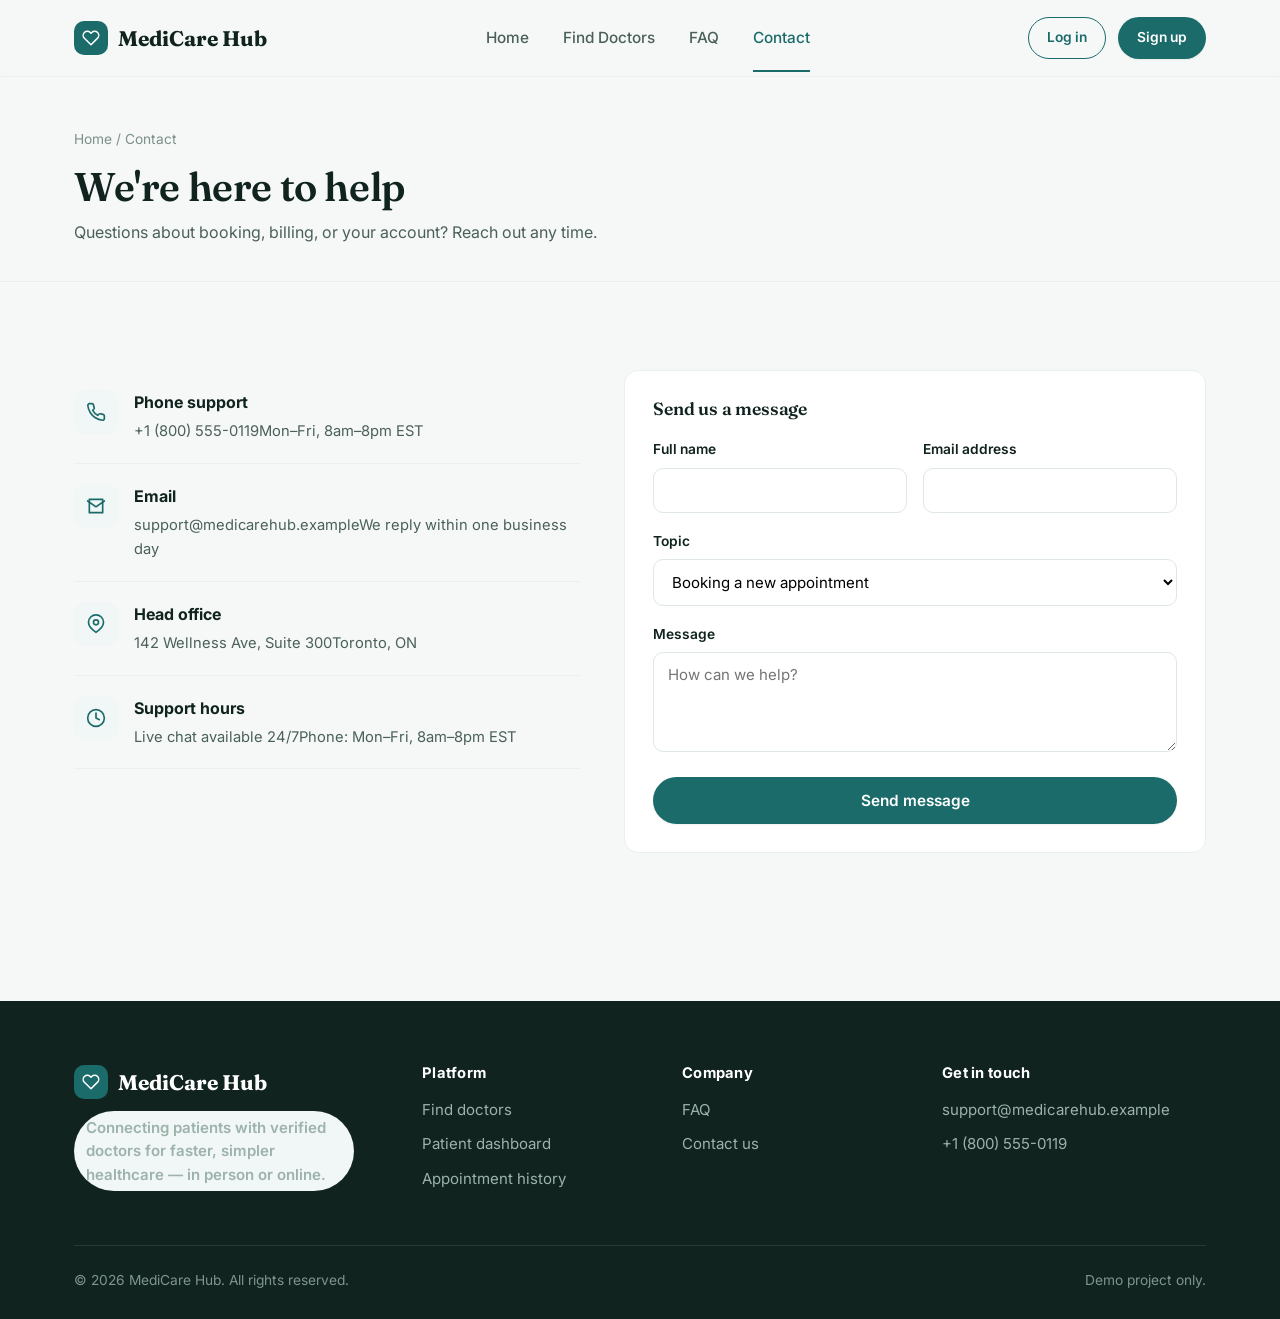
<file: contact.html>
<!DOCTYPE html>
<html lang="en">
<head>
<meta charset="UTF-8">
<meta name="viewport" content="width=device-width, initial-scale=1.0">
<title>Contact Us — MediCare Hub</title>
<link rel="stylesheet" href="css/style.css">
</head>
<body>

<header class="site-header">
  <div class="container navbar">
    <a href="index.html" class="brand">
      <span class="mark"><svg viewBox="0 0 24 24" fill="none" stroke="#fff" stroke-width="2" stroke-linecap="round" stroke-linejoin="round"><path d="M20.8 4.6a5.5 5.5 0 0 0-7.8 0L12 5.6l-1-1a5.5 5.5 0 0 0-7.8 7.8l1 1L12 21l7.8-7.8 1-1a5.5 5.5 0 0 0 0-7.6z"/></svg></span>
      MediCare Hub
    </a>
    <nav class="nav-links">
      <a href="index.html">Home</a>
      <a href="doctors.html">Find Doctors</a>
      <a href="faq.html">FAQ</a>
      <a href="contact.html" class="active">Contact</a>
    </nav>
    <div class="nav-actions">
      <a href="login.html" class="btn btn-outline btn-sm">Log in</a>
      <a href="register.html" class="btn btn-primary btn-sm">Sign up</a>
    </div>
    <button class="nav-toggle" aria-label="Open menu">
      <svg viewBox="0 0 24 24" fill="none" stroke="currentColor" stroke-width="2" stroke-linecap="round"><path d="M3 6h18M3 12h18M3 18h18"/></svg>
    </button>
  </div>
  <div class="mobile-menu">
    <a href="index.html">Home</a>
    <a href="doctors.html">Find Doctors</a>
    <a href="faq.html">FAQ</a>
    <a href="contact.html" class="active">Contact</a>
    <a href="login.html">Log in</a>
    <a href="register.html">Sign up</a>
  </div>
</header>

<div class="page-header">
  <div class="container">
    <div class="breadcrumb"><a href="index.html">Home</a> / Contact</div>
    <h1>We're here to help</h1>
    <p>Questions about booking, billing, or your account? Reach out any time.</p>
  </div>
</div>

<main>
  <section>
    <div class="container">
      <div class="contact-grid">
        <div>
          <div class="contact-info-item">
            <span class="icon-badge"><svg viewBox="0 0 24 24" fill="none" stroke="currentColor" stroke-width="2" stroke-linecap="round" stroke-linejoin="round"><path d="M22 16.9v3a2 2 0 0 1-2.2 2 19.8 19.8 0 0 1-8.6-3 19.5 19.5 0 0 1-6-6 19.8 19.8 0 0 1-3-8.7A2 2 0 0 1 4.1 2h3a2 2 0 0 1 2 1.7c.1 1 .4 2 .7 2.9a2 2 0 0 1-.5 2.1L8 10a16 16 0 0 0 6 6l1.3-1.3a2 2 0 0 1 2.1-.5c.9.3 1.9.6 2.9.7a2 2 0 0 1 1.7 2z"/></svg></span>
            <div><b>Phone support</b><span>+1 (800) 555-0119</span><span>Mon–Fri, 8am–8pm EST</span></div>
          </div>
          <div class="contact-info-item">
            <span class="icon-badge"><svg viewBox="0 0 24 24" fill="none" stroke="currentColor" stroke-width="2" stroke-linecap="round" stroke-linejoin="round"><path d="M4 4h16v16H4z"/><path d="M22 6l-10 7L2 6"/></svg></span>
            <div><b>Email</b><span>support@medicarehub.example</span><span>We reply within one business day</span></div>
          </div>
          <div class="contact-info-item">
            <span class="icon-badge"><svg viewBox="0 0 24 24" fill="none" stroke="currentColor" stroke-width="2" stroke-linecap="round" stroke-linejoin="round"><path d="M21 10c0 6-9 12-9 12s-9-6-9-12a9 9 0 0 1 18 0z"/><circle cx="12" cy="10" r="3"/></svg></span>
            <div><b>Head office</b><span>142 Wellness Ave, Suite 300</span><span>Toronto, ON</span></div>
          </div>
          <div class="contact-info-item">
            <span class="icon-badge"><svg viewBox="0 0 24 24" fill="none" stroke="currentColor" stroke-width="2" stroke-linecap="round" stroke-linejoin="round"><circle cx="12" cy="12" r="10"/><path d="M12 6v6l4 2"/></svg></span>
            <div><b>Support hours</b><span>Live chat available 24/7</span><span>Phone: Mon–Fri, 8am–8pm EST</span></div>
          </div>
        </div>

        <div class="booking-card">
          <h3>Send us a message</h3>
          <form id="contact-form">
            <div class="form-row-2">
              <div class="form-group">
                <label for="c-name">Full name</label>
                <input type="text" id="c-name" required>
              </div>
              <div class="form-group">
                <label for="c-email">Email address</label>
                <input type="email" id="c-email" required>
              </div>
            </div>
            <div class="form-group">
              <label for="c-topic">Topic</label>
              <select id="c-topic">
                <option>Booking a new appointment</option>
                <option>Rescheduling or cancelling</option>
                <option>Billing question</option>
                <option>Technical issue</option>
                <option>Something else</option>
              </select>
            </div>
            <div class="form-group">
              <label for="c-message">Message</label>
              <textarea id="c-message" placeholder="How can we help?" required></textarea>
            </div>
            <button type="submit" class="btn btn-primary btn-block">Send message</button>
          </form>
        </div>
      </div>
    </div>
  </section>
</main>

<footer class="site-footer">
  <div class="container">
    <div class="footer-grid">
      <div>
        <a href="index.html" class="brand">
          <span class="mark"><svg viewBox="0 0 24 24" fill="none" stroke="#fff" stroke-width="2" stroke-linecap="round" stroke-linejoin="round"><path d="M20.8 4.6a5.5 5.5 0 0 0-7.8 0L12 5.6l-1-1a5.5 5.5 0 0 0-7.8 7.8l1 1L12 21l7.8-7.8 1-1a5.5 5.5 0 0 0 0-7.6z"/></svg></span>
          MediCare Hub
        </a>
        <p class="tag">Connecting patients with verified doctors for faster, simpler healthcare — in person or online.</p>
      </div>
      <div class="footer-col">
        <h4>Platform</h4>
        <a href="doctors.html">Find doctors</a>
        <a href="dashboard.html">Patient dashboard</a>
        <a href="appointments.html">Appointment history</a>
      </div>
      <div class="footer-col">
        <h4>Company</h4>
        <a href="faq.html">FAQ</a>
        <a href="contact.html">Contact us</a>
      </div>
      <div class="footer-col">
        <h4>Get in touch</h4>
        <p>support@medicarehub.example</p>
        <p>+1 (800) 555-0119</p>
      </div>
    </div>
    <div class="footer-bottom">
      <span>© <span class="current-year"></span> MediCare Hub. All rights reserved.</span>
      <span>Demo project only.</span>
    </div>
  </div>
</footer>

<script src="js/data.js"></script>
<script src="js/main.js"></script>
<script src="js/contact.js"></script>
</body>
</html>
</file>
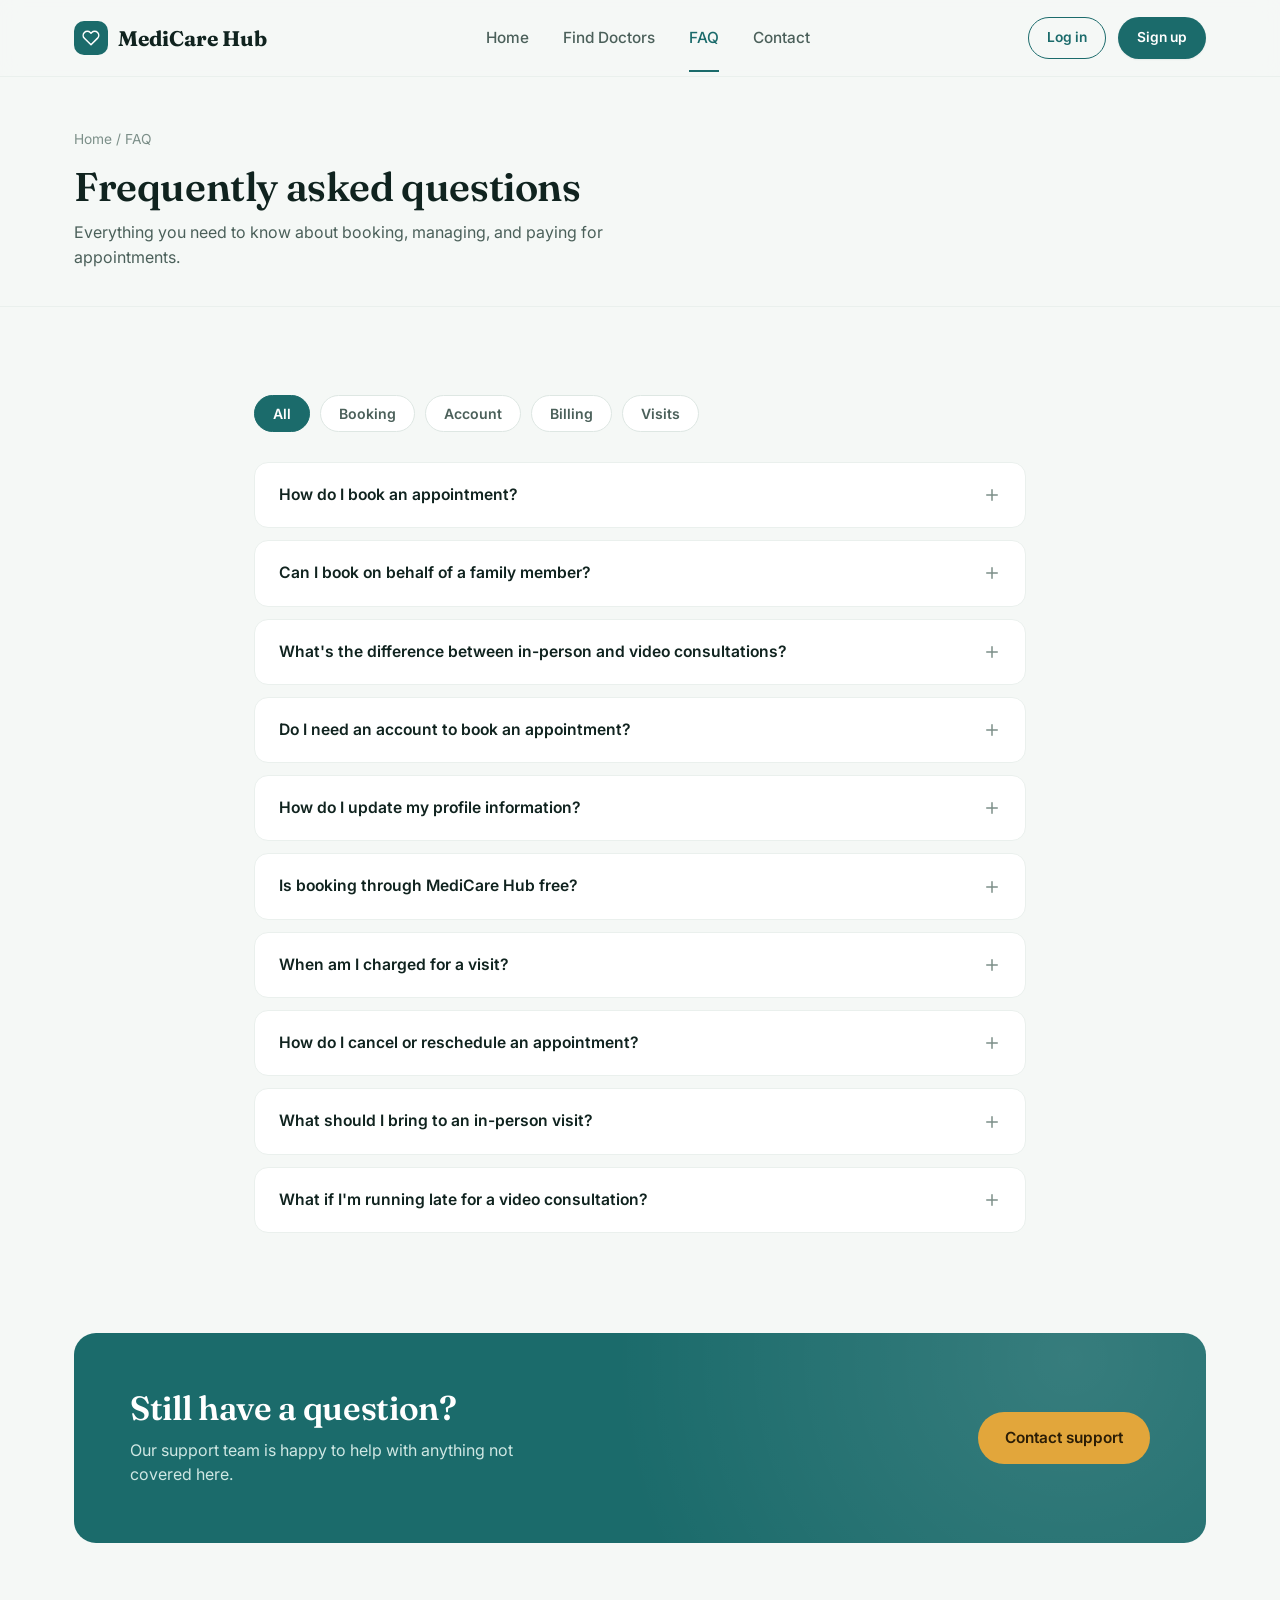
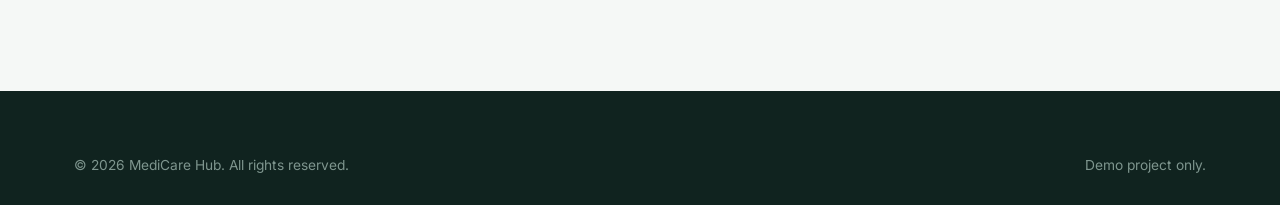
<file: faq.html>
<!DOCTYPE html>
<html lang="en">
<head>
<meta charset="UTF-8">
<meta name="viewport" content="width=device-width, initial-scale=1.0">
<title>FAQ — MediCare Hub</title>
<link rel="stylesheet" href="css/style.css">
</head>
<body>

<header class="site-header">
  <div class="container navbar">
    <a href="index.html" class="brand">
      <span class="mark"><svg viewBox="0 0 24 24" fill="none" stroke="#fff" stroke-width="2" stroke-linecap="round" stroke-linejoin="round"><path d="M20.8 4.6a5.5 5.5 0 0 0-7.8 0L12 5.6l-1-1a5.5 5.5 0 0 0-7.8 7.8l1 1L12 21l7.8-7.8 1-1a5.5 5.5 0 0 0 0-7.6z"/></svg></span>
      MediCare Hub
    </a>
    <nav class="nav-links">
      <a href="index.html">Home</a>
      <a href="doctors.html">Find Doctors</a>
      <a href="faq.html" class="active">FAQ</a>
      <a href="contact.html">Contact</a>
    </nav>
    <div class="nav-actions">
      <a href="login.html" class="btn btn-outline btn-sm">Log in</a>
      <a href="register.html" class="btn btn-primary btn-sm">Sign up</a>
    </div>
    <button class="nav-toggle" aria-label="Open menu">
      <svg viewBox="0 0 24 24" fill="none" stroke="currentColor" stroke-width="2" stroke-linecap="round"><path d="M3 6h18M3 12h18M3 18h18"/></svg>
    </button>
  </div>
  <div class="mobile-menu">
    <a href="index.html">Home</a>
    <a href="doctors.html">Find Doctors</a>
    <a href="faq.html" class="active">FAQ</a>
    <a href="contact.html">Contact</a>
    <a href="login.html">Log in</a>
    <a href="register.html">Sign up</a>
  </div>
</header>

<div class="page-header">
  <div class="container">
    <div class="breadcrumb"><a href="index.html">Home</a> / FAQ</div>
    <h1>Frequently asked questions</h1>
    <p>Everything you need to know about booking, managing, and paying for appointments.</p>
  </div>
</div>

<main>
  <section>
    <div class="container" style="max-width:820px;">
      <div class="faq-categories" id="faq-categories">
        <button class="active" data-cat="all">All</button>
        <button data-cat="booking">Booking</button>
        <button data-cat="account">Account</button>
        <button data-cat="billing">Billing</button>
        <button data-cat="visits">Visits</button>
      </div>

      <div id="faq-list">
        <div class="faq-item" data-cat="booking">
          <div class="faq-q">How do I book an appointment?<svg viewBox="0 0 24 24" fill="none" stroke="currentColor" stroke-width="2" stroke-linecap="round"><path d="M12 5v14M5 12h14"/></svg></div>
          <div class="faq-a"><p>Search for a doctor by specialty, location, or consultation type on the Find Doctors page, open their profile, choose an available time slot, and confirm your details.</p></div>
        </div>
        <div class="faq-item" data-cat="booking">
          <div class="faq-q">Can I book on behalf of a family member?<svg viewBox="0 0 24 24" fill="none" stroke="currentColor" stroke-width="2" stroke-linecap="round"><path d="M12 5v14M5 12h14"/></svg></div>
          <div class="faq-a"><p>Yes. During checkout, enter the patient's details in the patient information section — you can manage multiple family members from a single account.</p></div>
        </div>
        <div class="faq-item" data-cat="booking">
          <div class="faq-q">What's the difference between in-person and video consultations?<svg viewBox="0 0 24 24" fill="none" stroke="currentColor" stroke-width="2" stroke-linecap="round"><path d="M12 5v14M5 12h14"/></svg></div>
          <div class="faq-a"><p>In-person visits take place at the doctor's clinic, while video consultations happen over a secure video call from your phone, tablet, or computer. Not every doctor offers both options.</p></div>
        </div>

        <div class="faq-item" data-cat="account">
          <div class="faq-q">Do I need an account to book an appointment?<svg viewBox="0 0 24 24" fill="none" stroke="currentColor" stroke-width="2" stroke-linecap="round"><path d="M12 5v14M5 12h14"/></svg></div>
          <div class="faq-a"><p>Yes, a free account keeps your appointment history, medical notes, and upcoming visits organized in one dashboard.</p></div>
        </div>
        <div class="faq-item" data-cat="account">
          <div class="faq-q">How do I update my profile information?<svg viewBox="0 0 24 24" fill="none" stroke="currentColor" stroke-width="2" stroke-linecap="round"><path d="M12 5v14M5 12h14"/></svg></div>
          <div class="faq-a"><p>Go to your patient dashboard and open Profile Settings to update your name, email, and contact details at any time.</p></div>
        </div>

        <div class="faq-item" data-cat="billing">
          <div class="faq-q">Is booking through MediCare Hub free?<svg viewBox="0 0 24 24" fill="none" stroke="currentColor" stroke-width="2" stroke-linecap="round"><path d="M12 5v14M5 12h14"/></svg></div>
          <div class="faq-a"><p>Yes — creating an account and booking appointments is always free. You only pay the consultation fee set by each doctor, shown upfront before you confirm.</p></div>
        </div>
        <div class="faq-item" data-cat="billing">
          <div class="faq-q">When am I charged for a visit?<svg viewBox="0 0 24 24" fill="none" stroke="currentColor" stroke-width="2" stroke-linecap="round"><path d="M12 5v14M5 12h14"/></svg></div>
          <div class="faq-a"><p>You're not charged when you book. Payment is processed after your visit is completed, using the payment method on file.</p></div>
        </div>

        <div class="faq-item" data-cat="visits">
          <div class="faq-q">How do I cancel or reschedule an appointment?<svg viewBox="0 0 24 24" fill="none" stroke="currentColor" stroke-width="2" stroke-linecap="round"><path d="M12 5v14M5 12h14"/></svg></div>
          <div class="faq-a"><p>Open your dashboard, go to Appointments, and choose Reschedule or Cancel next to any upcoming visit — no phone call required.</p></div>
        </div>
        <div class="faq-item" data-cat="visits">
          <div class="faq-q">What should I bring to an in-person visit?<svg viewBox="0 0 24 24" fill="none" stroke="currentColor" stroke-width="2" stroke-linecap="round"><path d="M12 5v14M5 12h14"/></svg></div>
          <div class="faq-a"><p>Bring a photo ID, your insurance card if applicable, and a list of any current medications. Arrive 10 minutes early for check-in.</p></div>
        </div>
        <div class="faq-item" data-cat="visits">
          <div class="faq-q">What if I'm running late for a video consultation?<svg viewBox="0 0 24 24" fill="none" stroke="currentColor" stroke-width="2" stroke-linecap="round"><path d="M12 5v14M5 12h14"/></svg></div>
          <div class="faq-a"><p>Doctors hold video slots for 10 minutes past the start time. If you're delayed further, message support and we'll help you rebook.</p></div>
        </div>
      </div>
    </div>
  </section>

  <section style="padding-top:0;">
    <div class="container">
      <div class="cta-band">
        <div>
          <h2>Still have a question?</h2>
          <p>Our support team is happy to help with anything not covered here.</p>
        </div>
        <a href="contact.html" class="btn btn-accent">Contact support</a>
      </div>
    </div>
  </section>
</main>

<footer class="site-footer">
  <div class="container">
    <div class="footer-bottom" style="border-top:none; padding-top:0;">
      <span>© <span class="current-year"></span> MediCare Hub. All rights reserved.</span>
      <span>Demo project only.</span>
    </div>
  </div>
</footer>

<script src="js/data.js"></script>
<script src="js/main.js"></script>
<script src="js/faq.js"></script>
</body>
</html>
</file>
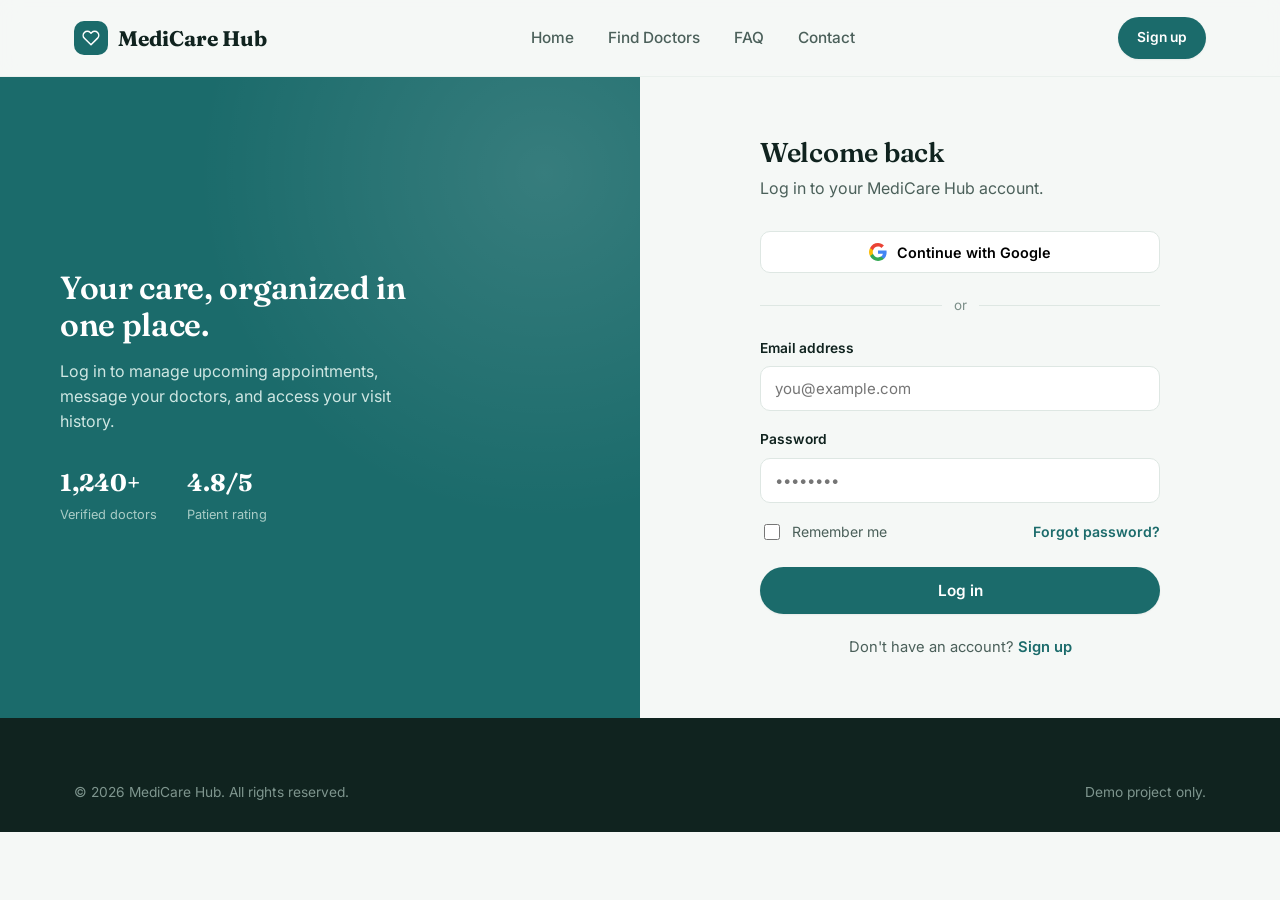
<file: login.html>
<!DOCTYPE html>
<html lang="en">
<head>
<meta charset="UTF-8">
<meta name="viewport" content="width=device-width, initial-scale=1.0">
<title>Log In — MediCare Hub</title>
<link rel="stylesheet" href="css/style.css">
</head>
<body>

<header class="site-header">
  <div class="container navbar">
    <a href="index.html" class="brand">
      <span class="mark"><svg viewBox="0 0 24 24" fill="none" stroke="#fff" stroke-width="2" stroke-linecap="round" stroke-linejoin="round"><path d="M20.8 4.6a5.5 5.5 0 0 0-7.8 0L12 5.6l-1-1a5.5 5.5 0 0 0-7.8 7.8l1 1L12 21l7.8-7.8 1-1a5.5 5.5 0 0 0 0-7.6z"/></svg></span>
      MediCare Hub
    </a>
    <nav class="nav-links">
      <a href="index.html">Home</a>
      <a href="doctors.html">Find Doctors</a>
      <a href="faq.html">FAQ</a>
      <a href="contact.html">Contact</a>
    </nav>
    <div class="nav-actions">
      <a href="register.html" class="btn btn-primary btn-sm">Sign up</a>
    </div>
    <button class="nav-toggle" aria-label="Open menu">
      <svg viewBox="0 0 24 24" fill="none" stroke="currentColor" stroke-width="2" stroke-linecap="round"><path d="M3 6h18M3 12h18M3 18h18"/></svg>
    </button>
  </div>
  <div class="mobile-menu">
    <a href="index.html">Home</a>
    <a href="doctors.html">Find Doctors</a>
    <a href="faq.html">FAQ</a>
    <a href="contact.html">Contact</a>
    <a href="register.html">Sign up</a>
  </div>
</header>

<main>
  <div class="auth-wrap">
    <div class="auth-visual">
      <h2>Your care, organized in one place.</h2>
      <p>Log in to manage upcoming appointments, message your doctors, and access your visit history.</p>
      <div class="mini-stats">
        <div><b>1,240+</b><span>Verified doctors</span></div>
        <div><b>4.8/5</b><span>Patient rating</span></div>
      </div>
    </div>
    <div class="auth-form-panel">
      <form class="auth-form" id="login-form" novalidate>
        <h1>Welcome back</h1>
        <p class="sub">Log in to your MediCare Hub account.</p>

        <button type="button" class="social-btn">
          <svg viewBox="0 0 24 24"><path fill="#4285F4" d="M23.5 12.3c0-.8-.1-1.6-.2-2.4H12v4.5h6.5c-.3 1.5-1.1 2.8-2.4 3.6v3h3.9c2.3-2.1 3.5-5.2 3.5-8.7z"/><path fill="#34A853" d="M12 24c3.2 0 5.9-1.1 7.9-2.9l-3.9-3c-1.1.7-2.4 1.1-4 1.1-3.1 0-5.7-2.1-6.6-4.9H1.4v3.1C3.4 21.4 7.4 24 12 24z"/><path fill="#FBBC05" d="M5.4 14.3c-.2-.7-.4-1.5-.4-2.3s.1-1.6.4-2.3V6.6H1.4C.5 8.3 0 10.1 0 12s.5 3.7 1.4 5.4z"/><path fill="#EA4335" d="M12 4.8c1.7 0 3.3.6 4.5 1.8l3.4-3.4C17.9 1.2 15.2 0 12 0 7.4 0 3.4 2.6 1.4 6.6l4 3.1c.9-2.8 3.5-4.9 6.6-4.9z"/></svg>
          Continue with Google
        </button>

        <div class="auth-divider">or</div>

        <div class="form-group">
          <label for="l-email">Email address</label>
          <input type="email" id="l-email" placeholder="you@example.com" required>
          <span class="field-error">Please enter a valid email address.</span>
        </div>
        <div class="form-group">
          <label for="l-password">Password</label>
          <input type="password" id="l-password" placeholder="••••••••" required>
          <span class="field-error">Password is required.</span>
        </div>
        <div class="flex-between mb-24">
          <label class="checkbox-row" style="margin-bottom:0;"><input type="checkbox"> Remember me</label>
          <a href="#" style="font-size:0.88rem; color:var(--primary); font-weight:600;">Forgot password?</a>
        </div>
        <button type="submit" class="btn btn-primary btn-block">Log in</button>
        <p class="foot-link">Don't have an account? <a href="register.html" style="color:var(--primary); font-weight:600;">Sign up</a></p>
      </form>
    </div>
  </div>
</main>

<footer class="site-footer" style="margin-top:0;">
  <div class="container">
    <div class="footer-bottom" style="border-top:none; padding-top:0;">
      <span>© <span class="current-year"></span> MediCare Hub. All rights reserved.</span>
      <span>Demo project only.</span>
    </div>
  </div>
</footer>

<script src="js/main.js"></script>
<script src="js/auth.js"></script>
</body>
</html>
</file>
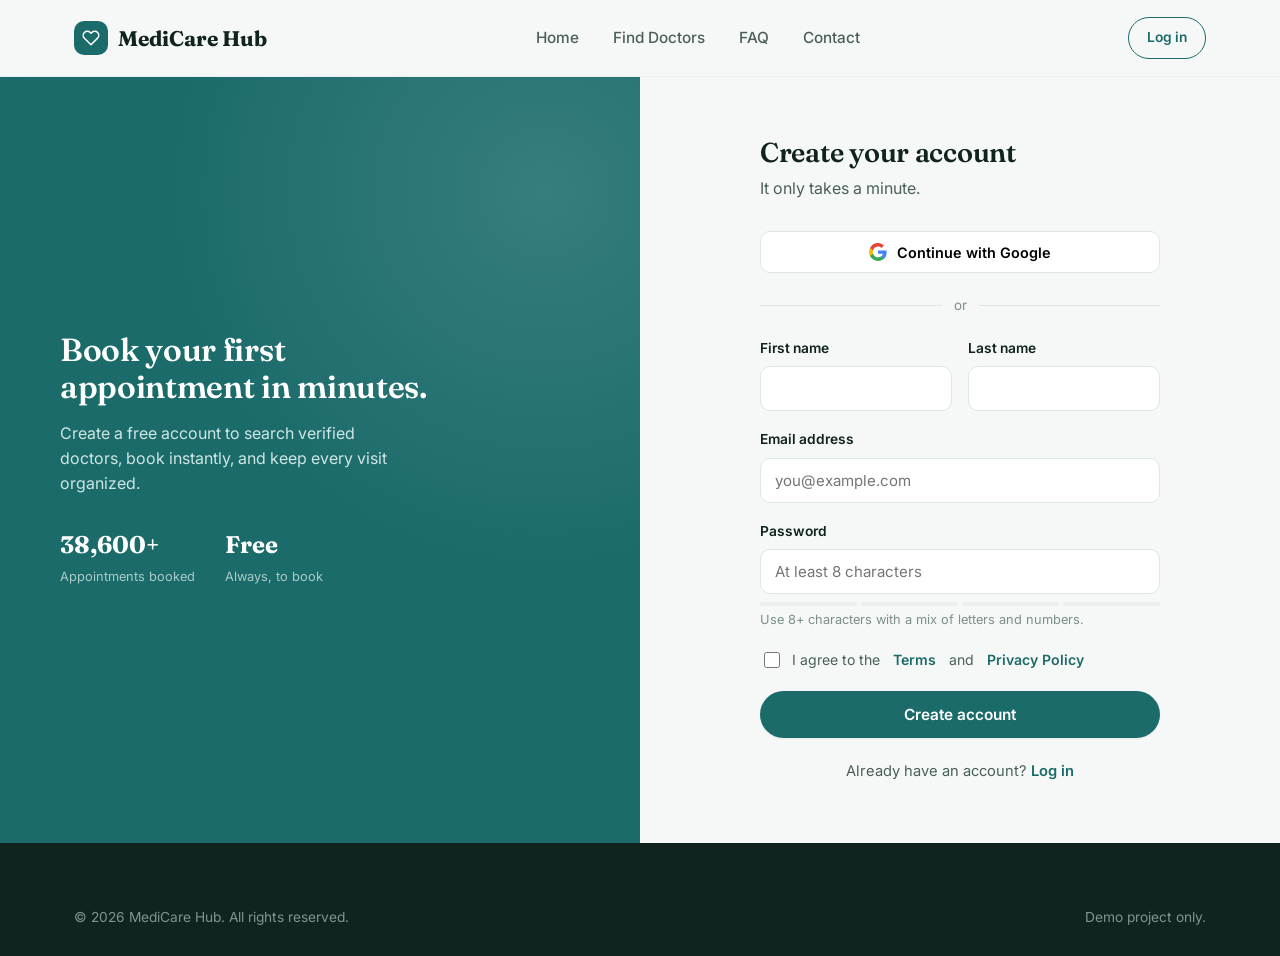
<file: register.html>
<!DOCTYPE html>
<html lang="en">
<head>
<meta charset="UTF-8">
<meta name="viewport" content="width=device-width, initial-scale=1.0">
<title>Create Account — MediCare Hub</title>
<link rel="stylesheet" href="css/style.css">
</head>
<body>

<header class="site-header">
  <div class="container navbar">
    <a href="index.html" class="brand">
      <span class="mark"><svg viewBox="0 0 24 24" fill="none" stroke="#fff" stroke-width="2" stroke-linecap="round" stroke-linejoin="round"><path d="M20.8 4.6a5.5 5.5 0 0 0-7.8 0L12 5.6l-1-1a5.5 5.5 0 0 0-7.8 7.8l1 1L12 21l7.8-7.8 1-1a5.5 5.5 0 0 0 0-7.6z"/></svg></span>
      MediCare Hub
    </a>
    <nav class="nav-links">
      <a href="index.html">Home</a>
      <a href="doctors.html">Find Doctors</a>
      <a href="faq.html">FAQ</a>
      <a href="contact.html">Contact</a>
    </nav>
    <div class="nav-actions">
      <a href="login.html" class="btn btn-outline btn-sm">Log in</a>
    </div>
    <button class="nav-toggle" aria-label="Open menu">
      <svg viewBox="0 0 24 24" fill="none" stroke="currentColor" stroke-width="2" stroke-linecap="round"><path d="M3 6h18M3 12h18M3 18h18"/></svg>
    </button>
  </div>
  <div class="mobile-menu">
    <a href="index.html">Home</a>
    <a href="doctors.html">Find Doctors</a>
    <a href="faq.html">FAQ</a>
    <a href="contact.html">Contact</a>
    <a href="login.html">Log in</a>
  </div>
</header>

<main>
  <div class="auth-wrap">
    <div class="auth-visual">
      <h2>Book your first appointment in minutes.</h2>
      <p>Create a free account to search verified doctors, book instantly, and keep every visit organized.</p>
      <div class="mini-stats">
        <div><b>38,600+</b><span>Appointments booked</span></div>
        <div><b>Free</b><span>Always, to book</span></div>
      </div>
    </div>
    <div class="auth-form-panel">
      <form class="auth-form" id="register-form" novalidate>
        <h1>Create your account</h1>
        <p class="sub">It only takes a minute.</p>

        <button type="button" class="social-btn">
          <svg viewBox="0 0 24 24"><path fill="#4285F4" d="M23.5 12.3c0-.8-.1-1.6-.2-2.4H12v4.5h6.5c-.3 1.5-1.1 2.8-2.4 3.6v3h3.9c2.3-2.1 3.5-5.2 3.5-8.7z"/><path fill="#34A853" d="M12 24c3.2 0 5.9-1.1 7.9-2.9l-3.9-3c-1.1.7-2.4 1.1-4 1.1-3.1 0-5.7-2.1-6.6-4.9H1.4v3.1C3.4 21.4 7.4 24 12 24z"/><path fill="#FBBC05" d="M5.4 14.3c-.2-.7-.4-1.5-.4-2.3s.1-1.6.4-2.3V6.6H1.4C.5 8.3 0 10.1 0 12s.5 3.7 1.4 5.4z"/><path fill="#EA4335" d="M12 4.8c1.7 0 3.3.6 4.5 1.8l3.4-3.4C17.9 1.2 15.2 0 12 0 7.4 0 3.4 2.6 1.4 6.6l4 3.1c.9-2.8 3.5-4.9 6.6-4.9z"/></svg>
          Continue with Google
        </button>

        <div class="auth-divider">or</div>

        <div class="form-row-2">
          <div class="form-group">
            <label for="r-first">First name</label>
            <input type="text" id="r-first" required>
          </div>
          <div class="form-group">
            <label for="r-last">Last name</label>
            <input type="text" id="r-last" required>
          </div>
        </div>
        <div class="form-group">
          <label for="r-email">Email address</label>
          <input type="email" id="r-email" placeholder="you@example.com" required>
          <span class="field-error">Please enter a valid email address.</span>
        </div>
        <div class="form-group">
          <label for="r-password">Password</label>
          <input type="password" id="r-password" placeholder="At least 8 characters" required>
          <div class="pass-strength"><span></span><span></span><span></span><span></span></div>
          <span class="hint" id="pass-hint">Use 8+ characters with a mix of letters and numbers.</span>
        </div>
        <label class="checkbox-row">
          <input type="checkbox" required> I agree to the <a href="#" style="color:var(--primary); font-weight:600; margin:0 4px;">Terms</a> and <a href="#" style="color:var(--primary); font-weight:600; margin-left:4px;">Privacy Policy</a>
        </label>
        <button type="submit" class="btn btn-primary btn-block">Create account</button>
        <p class="foot-link">Already have an account? <a href="login.html" style="color:var(--primary); font-weight:600;">Log in</a></p>
      </form>
    </div>
  </div>
</main>

<footer class="site-footer" style="margin-top:0;">
  <div class="container">
    <div class="footer-bottom" style="border-top:none; padding-top:0;">
      <span>© <span class="current-year"></span> MediCare Hub. All rights reserved.</span>
      <span>Demo project only.</span>
    </div>
  </div>
</footer>

<script src="js/main.js"></script>
<script src="js/auth.js"></script>
</body>
</html>
</file>
<file: css/style.css>
/* ==========================================================================
   MediCare Hub — Design System & Base Styles
   ========================================================================== */

@import url('https://fonts.googleapis.com/css2?family=Fraunces:ital,opsz,wght@0,9..144,400;0,9..144,500;0,9..144,600;0,9..144,700;1,9..144,500&family=Inter:wght@400;500;600;700;800&display=swap');

:root {
  /* Color */
  --ink: #10231F;
  --ink-soft: #4B605A;
  --ink-faint: #7C8F89;
  --base: #F5F8F6;
  --base-alt: #EAF1EE;
  --surface: #FFFFFF;
  --primary: #1B6B6B;
  --primary-dark: #0F4C4C;
  --primary-light: #DCEEEC;
  --primary-tint: #F0F7F6;
  --accent: #E2A63B;
  --accent-dark: #B9822A;
  --accent-tint: #FBF1DD;
  --success: #3C8F63;
  --success-tint: #E7F4EC;
  --danger: #BE4B4B;
  --danger-tint: #FBEBEB;
  --border: #DEE7E3;
  --border-soft: #EAF0ED;
  --shadow-sm: 0 1px 2px rgba(16, 35, 31, 0.06);
  --shadow-md: 0 8px 24px rgba(16, 35, 31, 0.08);
  --shadow-lg: 0 20px 48px rgba(16, 35, 31, 0.12);

  /* Type */
  --font-display: 'Fraunces', Georgia, serif;
  --font-body: 'Inter', -apple-system, BlinkMacSystemFont, sans-serif;

  /* Layout */
  --container: 1180px;
  --radius-sm: 8px;
  --radius-md: 14px;
  --radius-lg: 22px;
  --nav-h: 76px;
}

* { box-sizing: border-box; }

html {
  scroll-behavior: smooth;
}

body {
  margin: 0;
  font-family: var(--font-body);
  color: var(--ink);
  background: var(--base);
  line-height: 1.55;
  -webkit-font-smoothing: antialiased;
}

img { max-width: 100%; display: block; }

a { color: inherit; text-decoration: none; }

ul { list-style: none; margin: 0; padding: 0; }

button { font-family: inherit; cursor: pointer; }

input, select, textarea { font-family: inherit; font-size: inherit; }

h1, h2, h3, h4 {
  font-family: var(--font-display);
  font-weight: 600;
  line-height: 1.15;
  margin: 0;
  color: var(--ink);
  letter-spacing: -0.01em;
}

p { margin: 0; }

:focus-visible {
  outline: 2.5px solid var(--primary);
  outline-offset: 3px;
}

@media (prefers-reduced-motion: reduce) {
  *, *::before, *::after {
    animation-duration: 0.001ms !important;
    transition-duration: 0.001ms !important;
  }
}

.container {
  width: 100%;
  max-width: var(--container);
  margin: 0 auto;
  padding: 0 24px;
}

.wrap-narrow {
  width: 100%;
  max-width: 760px;
  margin: 0 auto;
  padding: 0 24px;
}

section { padding: 88px 0; }

@media (max-width: 720px) {
  section { padding: 56px 0; }
}

.eyebrow {
  font-size: 0.9rem;
  color: var(--primary);
  font-weight: 600;
  margin-bottom: 10px;
  display: block;
}

.section-head {
  max-width: 620px;
  margin-bottom: 44px;
}

.section-head h2 {
  font-size: clamp(1.7rem, 3vw, 2.4rem);
  margin-bottom: 14px;
}

.section-head p {
  color: var(--ink-soft);
  font-size: 1.05rem;
}

/* ---------- Buttons ---------- */
.btn {
  display: inline-flex;
  align-items: center;
  justify-content: center;
  gap: 8px;
  padding: 13px 26px;
  border-radius: 999px;
  font-weight: 600;
  font-size: 0.96rem;
  border: 1.5px solid transparent;
  transition: transform 0.18s ease, box-shadow 0.18s ease, background 0.18s ease, color 0.18s ease;
  white-space: nowrap;
}

.btn-primary {
  background: var(--primary);
  color: #fff;
  box-shadow: var(--shadow-sm);
}
.btn-primary:hover { background: var(--primary-dark); box-shadow: var(--shadow-md); transform: translateY(-1px); }

.btn-accent {
  background: var(--accent);
  color: #2B1D06;
}
.btn-accent:hover { background: var(--accent-dark); transform: translateY(-1px); }

.btn-outline {
  background: transparent;
  color: var(--primary);
  border-color: var(--primary);
}
.btn-outline:hover { background: var(--primary); color: #fff; }

.btn-ghost {
  background: transparent;
  color: var(--ink);
  border-color: var(--border);
}
.btn-ghost:hover { border-color: var(--primary); color: var(--primary); }

.btn-sm { padding: 9px 18px; font-size: 0.86rem; }
.btn-block { width: 100%; }
.btn[disabled] { opacity: 0.5; cursor: not-allowed; transform: none !important; }

/* ---------- Navbar ---------- */
.site-header {
  position: sticky;
  top: 0;
  z-index: 100;
  background: rgba(245, 248, 246, 0.88);
  backdrop-filter: blur(10px);
  border-bottom: 1px solid var(--border-soft);
}

.navbar {
  height: var(--nav-h);
  display: flex;
  align-items: center;
  justify-content: space-between;
}

.brand {
  display: flex;
  align-items: center;
  gap: 10px;
  font-family: var(--font-display);
  font-size: 1.32rem;
  font-weight: 700;
  color: var(--ink);
}
.brand .mark {
  width: 34px; height: 34px;
  border-radius: 10px;
  background: var(--primary);
  display: flex; align-items: center; justify-content: center;
  flex-shrink: 0;
}
.brand .mark svg { width: 18px; height: 18px; }

.nav-links {
  display: flex;
  align-items: center;
  gap: 34px;
}
.nav-links a {
  font-size: 0.96rem;
  font-weight: 500;
  color: var(--ink-soft);
  transition: color 0.15s ease;
  position: relative;
}
.nav-links a:hover, .nav-links a.active { color: var(--primary); }
.nav-links a.active::after {
  content: '';
  position: absolute;
  bottom: -22px;
  left: 0; right: 0;
  height: 2px;
  background: var(--primary);
}

.nav-actions { display: flex; align-items: center; gap: 12px; }

.nav-toggle {
  display: none;
  background: none;
  border: none;
  padding: 6px;
}
.nav-toggle svg { width: 26px; height: 26px; color: var(--ink); }

@media (max-width: 900px) {
  .nav-links { display: none; }
  .nav-toggle { display: block; }
  .nav-actions .btn-outline { display: none; }
}

.mobile-menu {
  display: none;
  flex-direction: column;
  gap: 4px;
  padding: 10px 24px 22px;
  border-top: 1px solid var(--border-soft);
  background: var(--surface);
}
.mobile-menu.open { display: flex; }
.mobile-menu a {
  padding: 12px 4px;
  font-weight: 500;
  color: var(--ink-soft);
  border-bottom: 1px solid var(--border-soft);
}
.mobile-menu a.active { color: var(--primary); }

/* ---------- Footer ---------- */
.site-footer {
  background: var(--ink);
  color: #C9D8D3;
  padding: 64px 0 28px;
  margin-top: 60px;
}
.footer-grid {
  display: grid;
  grid-template-columns: 1.4fr 1fr 1fr 1.2fr;
  gap: 40px;
  padding-bottom: 44px;
  border-bottom: 1px solid rgba(255,255,255,0.1);
}
.footer-grid .brand { color: #fff; }
.footer-grid p.tag { margin-top: 12px; color: #9CB2AB; max-width: 280px; font-size: 0.94rem; }
.footer-col h4 { color: #fff; font-family: var(--font-body); font-size: 0.92rem; font-weight: 700; margin-bottom: 16px; letter-spacing: 0.02em; }
.footer-col a, .footer-col p { display: block; color: #9CB2AB; font-size: 0.94rem; margin-bottom: 11px; transition: color 0.15s ease; }
.footer-col a:hover { color: #fff; }
.footer-bottom {
  padding-top: 24px;
  display: flex; justify-content: space-between; align-items: center;
  color: #7E958E; font-size: 0.86rem; flex-wrap: wrap; gap: 10px;
}
.social-row { display: flex; gap: 12px; }
.social-row a {
  width: 36px; height: 36px; border-radius: 50%;
  background: rgba(255,255,255,0.06);
  display: flex; align-items: center; justify-content: center;
}
.social-row svg { width: 16px; height: 16px; }

@media (max-width: 820px) {
  .footer-grid { grid-template-columns: 1fr 1fr; }
}
@media (max-width: 520px) {
  .footer-grid { grid-template-columns: 1fr; }
}

/* ---------- Hero ---------- */
.hero {
  padding: 64px 0 40px;
  position: relative;
  overflow: hidden;
}
.hero-inner {
  display: grid;
  grid-template-columns: 1.05fr 0.95fr;
  gap: 48px;
  align-items: center;
}
.hero h1 {
  font-size: clamp(2.3rem, 4.4vw, 3.6rem);
  margin-bottom: 22px;
}
.hero h1 em {
  font-style: italic;
  color: var(--primary);
}
.hero .lede {
  font-size: 1.14rem;
  color: var(--ink-soft);
  max-width: 480px;
  margin-bottom: 34px;
}
.hero-actions { display: flex; gap: 14px; flex-wrap: wrap; margin-bottom: 40px; }
.hero-stats { display: flex; gap: 36px; flex-wrap: wrap; }
.hero-stats .stat b { font-family: var(--font-display); font-size: 1.7rem; display: block; }
.hero-stats .stat span { color: var(--ink-faint); font-size: 0.88rem; }

.hero-visual {
  position: relative;
}
.hero-visual .photo-card {
  border-radius: var(--radius-lg);
  overflow: hidden;
  box-shadow: var(--shadow-lg);
  aspect-ratio: 4/4.2;
}
.hero-visual .photo-card img { width: 100%; height: 100%; object-fit: cover; }
.float-card {
  position: absolute;
  background: var(--surface);
  border-radius: var(--radius-md);
  box-shadow: var(--shadow-lg);
  padding: 16px 18px;
  display: flex;
  align-items: center;
  gap: 12px;
  border: 1px solid var(--border-soft);
}
.float-card.card-a { top: 26px; left: -28px; }
.float-card.card-b { bottom: 30px; right: -24px; }
.float-card .icon-badge {
  width: 42px; height: 42px; border-radius: 12px;
  background: var(--success-tint); color: var(--success);
  display: flex; align-items: center; justify-content: center; flex-shrink: 0;
}
.float-card .icon-badge svg { width: 20px; height: 20px; }
.float-card .icon-badge.amber { background: var(--accent-tint); color: var(--accent-dark); }
.float-card b { display: block; font-size: 0.94rem; }
.float-card span { color: var(--ink-faint); font-size: 0.8rem; }

@media (max-width: 900px) {
  .hero-inner { grid-template-columns: 1fr; }
  .hero-visual { order: -1; max-width: 380px; margin: 0 auto 12px; }
  .float-card { display: none; }
}

/* ---------- Search / Booking Bar (signature element) ---------- */
.search-bar {
  background: var(--surface);
  border: 1px solid var(--border);
  border-radius: 20px;
  box-shadow: var(--shadow-lg);
  padding: 10px;
  display: grid;
  grid-template-columns: 1.2fr 1fr 1fr auto;
  gap: 6px;
  margin-top: 8px;
}
.search-field {
  padding: 12px 16px;
  border-radius: 14px;
  transition: background 0.15s ease;
}
.search-field:hover { background: var(--base-alt); }
.search-field label {
  display: block;
  font-size: 0.75rem;
  font-weight: 600;
  color: var(--ink-faint);
  margin-bottom: 4px;
}
.search-field select, .search-field input {
  border: none;
  background: transparent;
  width: 100%;
  font-size: 0.95rem;
  color: var(--ink);
  padding: 0;
}
.search-field select:focus, .search-field input:focus { outline: none; }
.search-bar .btn { border-radius: 14px; padding: 0 26px; }

@media (max-width: 860px) {
  .search-bar { grid-template-columns: 1fr 1fr; }
  .search-bar .btn { grid-column: 1 / -1; padding: 13px; }
}

/* ---------- Cards: specialties, features ---------- */
.grid-4 { display: grid; grid-template-columns: repeat(4, 1fr); gap: 22px; }
.grid-3 { display: grid; grid-template-columns: repeat(3, 1fr); gap: 24px; }
.grid-2 { display: grid; grid-template-columns: repeat(2, 1fr); gap: 24px; }

@media (max-width: 980px) { .grid-4 { grid-template-columns: repeat(2, 1fr); } }
@media (max-width: 700px) { .grid-4, .grid-3, .grid-2 { grid-template-columns: 1fr; } }

.specialty-card {
  background: var(--surface);
  border: 1px solid var(--border-soft);
  border-radius: var(--radius-md);
  padding: 26px 22px;
  transition: transform 0.2s ease, box-shadow 0.2s ease, border-color 0.2s ease;
}
.specialty-card:hover { transform: translateY(-4px); box-shadow: var(--shadow-md); border-color: var(--border); }
.specialty-card .icon-badge {
  width: 48px; height: 48px; border-radius: 13px;
  background: var(--primary-tint); color: var(--primary);
  display: flex; align-items: center; justify-content: center;
  margin-bottom: 16px;
}
.specialty-card .icon-badge svg { width: 24px; height: 24px; }
.specialty-card h3 { font-size: 1.08rem; margin-bottom: 6px; }
.specialty-card p { color: var(--ink-faint); font-size: 0.9rem; }
.specialty-card .count { color: var(--primary); font-size: 0.82rem; font-weight: 600; margin-top: 10px; display: block; }

.feature-card {
  padding: 8px 0;
}
.feature-card .icon-badge {
  width: 46px; height: 46px; border-radius: 13px;
  background: var(--accent-tint); color: var(--accent-dark);
  display: flex; align-items: center; justify-content: center;
  margin-bottom: 16px;
}
.feature-card .icon-badge svg { width: 22px; height: 22px; }
.feature-card h3 { font-size: 1.1rem; margin-bottom: 8px; }
.feature-card p { color: var(--ink-soft); font-size: 0.94rem; }

/* ---------- Doctor Card ---------- */
.doctor-card {
  background: var(--surface);
  border: 1px solid var(--border-soft);
  border-radius: var(--radius-md);
  overflow: hidden;
  transition: box-shadow 0.2s ease, transform 0.2s ease;
  display: flex;
  flex-direction: column;
}
.doctor-card:hover { box-shadow: var(--shadow-md); transform: translateY(-3px); }
.doctor-card .doc-photo {
  aspect-ratio: 4/3;
  overflow: hidden;
  position: relative;
}
.doctor-card .doc-photo img { width: 100%; height: 100%; object-fit: cover; }
.avail-pill {
  position: absolute;
  top: 12px; left: 12px;
  background: var(--success-tint);
  color: var(--success);
  font-size: 0.74rem;
  font-weight: 700;
  padding: 5px 12px;
  border-radius: 999px;
  display: flex; align-items: center; gap: 5px;
}
.avail-pill::before { content: ''; width: 6px; height: 6px; border-radius: 50%; background: var(--success); }
.avail-pill.busy { background: var(--accent-tint); color: var(--accent-dark); }
.avail-pill.busy::before { background: var(--accent-dark); }

.doc-body { padding: 18px 20px 20px; display: flex; flex-direction: column; gap: 4px; flex: 1; }
.doc-body h3 { font-size: 1.08rem; }
.doc-body .specialty { color: var(--primary); font-size: 0.88rem; font-weight: 600; margin-bottom: 6px; }
.doc-meta { display: flex; align-items: center; gap: 14px; font-size: 0.84rem; color: var(--ink-faint); margin: 8px 0 12px; flex-wrap: wrap; }
.doc-meta span { display: flex; align-items: center; gap: 5px; }
.doc-meta svg { width: 14px; height: 14px; }
.rating { display: flex; align-items: center; gap: 5px; color: var(--ink); font-weight: 600; font-size: 0.88rem; }
.rating svg { width: 14px; height: 14px; color: var(--accent); fill: var(--accent); }
.doc-footer { margin-top: auto; display: flex; align-items: center; justify-content: space-between; padding-top: 14px; border-top: 1px solid var(--border-soft); }
.doc-footer .fee { font-family: var(--font-display); font-weight: 600; font-size: 1.05rem; }
.doc-footer .fee span { display: block; font-size: 0.72rem; color: var(--ink-faint); font-family: var(--font-body); font-weight: 500; }

/* ---------- Badges / Tags ---------- */
.tag {
  display: inline-flex; align-items: center;
  padding: 5px 12px; border-radius: 999px;
  font-size: 0.78rem; font-weight: 600;
  background: var(--primary-tint); color: var(--primary-dark);
}
.tag.outline { background: transparent; border: 1px solid var(--border); color: var(--ink-soft); }

/* ---------- Testimonials ---------- */
.testimonial-card {
  background: var(--surface);
  border: 1px solid var(--border-soft);
  border-radius: var(--radius-md);
  padding: 28px;
}
.testimonial-card .stars { display: flex; gap: 3px; margin-bottom: 14px; }
.testimonial-card .stars svg { width: 15px; height: 15px; color: var(--accent); fill: var(--accent); }
.testimonial-card p.quote { font-size: 1rem; color: var(--ink-soft); margin-bottom: 20px; }
.testimonial-card .person { display: flex; align-items: center; gap: 12px; }
.testimonial-card .person img { width: 42px; height: 42px; border-radius: 50%; object-fit: cover; }
.testimonial-card .person b { display: block; font-size: 0.92rem; }
.testimonial-card .person span { color: var(--ink-faint); font-size: 0.8rem; }

/* ---------- CTA band ---------- */
.cta-band {
  background: var(--primary);
  border-radius: var(--radius-lg);
  padding: 56px;
  color: #fff;
  display: flex;
  align-items: center;
  justify-content: space-between;
  gap: 30px;
  flex-wrap: wrap;
  background-image: radial-gradient(circle at 88% 12%, rgba(255,255,255,0.12), transparent 45%);
}
.cta-band h2 { color: #fff; font-size: clamp(1.5rem, 3vw, 2.1rem); margin-bottom: 10px; }
.cta-band p { color: #CFE7E3; max-width: 420px; }
.cta-band .btn-accent:hover { background: #fff; color: var(--primary-dark); }

/* ---------- Page header (interior pages) ---------- */
.page-header {
  padding: 52px 0 36px;
  border-bottom: 1px solid var(--border-soft);
}
.breadcrumb { font-size: 0.86rem; color: var(--ink-faint); margin-bottom: 14px; }
.breadcrumb a:hover { color: var(--primary); }
.page-header h1 { font-size: clamp(1.7rem, 3.4vw, 2.5rem); }
.page-header p { color: var(--ink-soft); margin-top: 10px; max-width: 560px; }

/* ---------- Filters / Sidebar (doctors listing) ---------- */
.listing-layout {
  display: grid;
  grid-template-columns: 272px 1fr;
  gap: 34px;
  align-items: flex-start;
}
.filters-panel {
  background: var(--surface);
  border: 1px solid var(--border-soft);
  border-radius: var(--radius-md);
  padding: 22px;
  position: sticky;
  top: calc(var(--nav-h) + 20px);
}
.filters-panel h3 { font-size: 0.98rem; margin-bottom: 4px; }
.filter-group { padding: 18px 0; border-bottom: 1px solid var(--border-soft); }
.filter-group:last-child { border-bottom: none; }
.filter-group .f-title { font-size: 0.86rem; font-weight: 700; margin-bottom: 12px; display: block; }
.check-row { display: flex; align-items: center; gap: 9px; margin-bottom: 10px; font-size: 0.9rem; color: var(--ink-soft); cursor: pointer; }
.check-row input { accent-color: var(--primary); width: 16px; height: 16px; }
.range-row { display: flex; justify-content: space-between; font-size: 0.82rem; color: var(--ink-faint); margin-top: 8px; }
input[type="range"] { width: 100%; accent-color: var(--primary); }

.listing-top {
  display: flex; align-items: center; justify-content: space-between;
  margin-bottom: 22px; gap: 16px; flex-wrap: wrap;
}
.result-count { color: var(--ink-soft); font-size: 0.94rem; }
.sort-select {
  border: 1px solid var(--border); border-radius: 10px;
  padding: 9px 14px; font-size: 0.88rem; background: var(--surface);
}
.doctor-grid { display: grid; grid-template-columns: repeat(3, 1fr); gap: 22px; }
@media (max-width: 1080px) { .doctor-grid { grid-template-columns: repeat(2, 1fr); } }
@media (max-width: 920px) { .listing-layout { grid-template-columns: 1fr; } .filters-panel { position: static; } }
@media (max-width: 600px) { .doctor-grid { grid-template-columns: 1fr; } }

.filter-toggle-mobile { display: none; }
@media (max-width: 920px) {
  .filter-toggle-mobile { display: inline-flex; margin-bottom: 18px; }
  .filters-panel { display: none; }
  .filters-panel.open { display: block; }
}

/* generic search input with icon */
.icon-input { position: relative; }
.icon-input svg {
  position: absolute; left: 16px; top: 50%; transform: translateY(-50%);
  width: 17px; height: 17px; color: var(--ink-faint);
}
.icon-input input {
  width: 100%; padding: 12px 16px 12px 44px;
  border: 1px solid var(--border); border-radius: 12px;
  font-size: 0.92rem; background: var(--surface);
}
.icon-input input:focus { border-color: var(--primary); }

.pagination { display: flex; justify-content: center; gap: 8px; margin-top: 44px; }
.pagination button {
  width: 38px; height: 38px; border-radius: 10px;
  border: 1px solid var(--border); background: var(--surface);
  font-weight: 600; font-size: 0.88rem; color: var(--ink-soft);
}
.pagination button.active { background: var(--primary); color: #fff; border-color: var(--primary); }
.pagination button:hover:not(.active) { border-color: var(--primary); color: var(--primary); }

.empty-state {
  text-align: center; padding: 70px 20px; color: var(--ink-faint);
}
.empty-state svg { width: 56px; height: 56px; margin: 0 auto 18px; color: var(--border); }
.empty-state h3 { color: var(--ink); margin-bottom: 8px; }

/* ---------- Doctor Profile Page ---------- */
.profile-hero {
  display: grid;
  grid-template-columns: 220px 1fr auto;
  gap: 30px;
  align-items: center;
  background: var(--surface);
  border: 1px solid var(--border-soft);
  border-radius: var(--radius-lg);
  padding: 30px;
  margin-top: -34px;
  position: relative;
  z-index: 2;
  box-shadow: var(--shadow-md);
}
.profile-hero img { width: 100%; aspect-ratio: 1/1; object-fit: cover; border-radius: var(--radius-md); }
.profile-hero h1 { font-size: 1.7rem; margin-bottom: 6px; }
.profile-hero .specialty { color: var(--primary); font-weight: 600; margin-bottom: 10px; }
.profile-hero .meta-row { display: flex; gap: 20px; flex-wrap: wrap; color: var(--ink-soft); font-size: 0.92rem; margin-bottom: 12px; }
.profile-hero .meta-row span { display: flex; align-items: center; gap: 6px; }
.profile-hero .meta-row svg { width: 15px; height: 15px; color: var(--ink-faint); }
.profile-hero .tags-row { display: flex; gap: 8px; flex-wrap: wrap; }
.profile-side { text-align: center; }
.profile-side .fee-block { font-family: var(--font-display); font-size: 1.7rem; font-weight: 600; }
.profile-side .fee-block span { display: block; font-size: 0.78rem; color: var(--ink-faint); font-family: var(--font-body); font-weight: 500; margin-bottom: 4px; }

@media (max-width: 820px) {
  .profile-hero { grid-template-columns: 120px 1fr; }
  .profile-side { grid-column: 1 / -1; text-align: left; margin-top: 6px; }
}

.profile-layout { display: grid; grid-template-columns: 1.6fr 1fr; gap: 40px; margin-top: 44px; }
@media (max-width: 920px) { .profile-layout { grid-template-columns: 1fr; } }

.tab-nav { display: flex; gap: 4px; border-bottom: 1px solid var(--border); margin-bottom: 26px; }
.tab-nav button {
  background: none; border: none; padding: 12px 4px; margin-right: 26px;
  font-weight: 600; font-size: 0.94rem; color: var(--ink-faint);
  border-bottom: 2px solid transparent; margin-bottom: -1px;
}
.tab-nav button.active { color: var(--primary); border-color: var(--primary); }
.tab-panel { display: none; }
.tab-panel.active { display: block; }

.review-item { padding: 20px 0; border-bottom: 1px solid var(--border-soft); }
.review-item:first-child { padding-top: 0; }
.review-item .person { display: flex; align-items: center; gap: 12px; margin-bottom: 10px; }
.review-item img { width: 38px; height: 38px; border-radius: 50%; object-fit: cover; }
.review-item b { font-size: 0.92rem; display: block; }
.review-item .stars { display: flex; gap: 2px; margin: 3px 0; }
.review-item .stars svg { width: 12px; height: 12px; color: var(--accent); fill: var(--accent); }
.review-item p { color: var(--ink-soft); font-size: 0.92rem; }
.review-item span.date { color: var(--ink-faint); font-size: 0.78rem; }

.info-box {
  background: var(--surface); border: 1px solid var(--border-soft);
  border-radius: var(--radius-md); padding: 24px; margin-bottom: 20px;
}
.info-box h4 { font-size: 0.96rem; margin-bottom: 14px; }
.info-list { display: flex; flex-direction: column; gap: 12px; }
.info-list li { display: flex; justify-content: space-between; font-size: 0.9rem; color: var(--ink-soft); }
.info-list li b { color: var(--ink); font-weight: 600; }

/* ---------- Booking / Calendar ---------- */
.booking-grid { display: grid; grid-template-columns: 1.4fr 1fr; gap: 36px; align-items: flex-start; }
@media (max-width: 920px) { .booking-grid { grid-template-columns: 1fr; } }

.steps-row { display: flex; align-items: center; gap: 10px; margin-bottom: 40px; flex-wrap: wrap; }
.step-item { display: flex; align-items: center; gap: 10px; }
.step-item .num {
  width: 30px; height: 30px; border-radius: 50%;
  background: var(--base-alt); color: var(--ink-faint);
  display: flex; align-items: center; justify-content: center;
  font-weight: 700; font-size: 0.86rem; flex-shrink: 0;
}
.step-item.done .num { background: var(--success); color: #fff; }
.step-item.current .num { background: var(--primary); color: #fff; }
.step-item span { font-size: 0.9rem; font-weight: 600; color: var(--ink-faint); }
.step-item.current span, .step-item.done span { color: var(--ink); }
.step-sep { width: 32px; height: 1.5px; background: var(--border); }

.booking-card {
  background: var(--surface); border: 1px solid var(--border-soft);
  border-radius: var(--radius-md); padding: 28px;
}
.booking-card h3 { font-size: 1.1rem; margin-bottom: 20px; }

.type-options { display: grid; grid-template-columns: 1fr 1fr; gap: 14px; margin-bottom: 26px; }
.type-option {
  border: 1.5px solid var(--border); border-radius: var(--radius-sm);
  padding: 16px; cursor: pointer; text-align: center; transition: all 0.15s ease;
}
.type-option.selected { border-color: var(--primary); background: var(--primary-tint); }
.type-option svg { width: 22px; height: 22px; margin: 0 auto 8px; color: var(--primary); }
.type-option b { display: block; font-size: 0.9rem; }
.type-option span { font-size: 0.78rem; color: var(--ink-faint); }

.calendar-strip { display: flex; gap: 10px; overflow-x: auto; padding-bottom: 8px; margin-bottom: 24px; }
.date-chip {
  min-width: 64px; text-align: center; padding: 12px 8px;
  border: 1.5px solid var(--border); border-radius: 12px; flex-shrink: 0;
}
.date-chip span { display: block; font-size: 0.72rem; color: var(--ink-faint); }
.date-chip b { font-size: 1.05rem; font-family: var(--font-display); }
.date-chip.selected { background: var(--primary); border-color: var(--primary); color: #fff; }
.date-chip.selected span { color: #DCEEEC; }

.slot-grid { display: grid; grid-template-columns: repeat(4, 1fr); gap: 10px; }
@media (max-width: 480px) { .slot-grid { grid-template-columns: repeat(3, 1fr); } }
.slot {
  padding: 10px 6px; text-align: center; border: 1.5px solid var(--border);
  border-radius: 10px; font-size: 0.86rem; font-weight: 600; color: var(--ink-soft);
}
.slot.selected { background: var(--primary); border-color: var(--primary); color: #fff; }
.slot.taken { color: var(--border); border-color: var(--border-soft); cursor: not-allowed; text-decoration: line-through; }

.summary-card {
  background: var(--surface); border: 1px solid var(--border-soft);
  border-radius: var(--radius-md); padding: 26px; position: sticky; top: calc(var(--nav-h) + 20px);
}
.summary-doc { display: flex; gap: 14px; align-items: center; padding-bottom: 20px; border-bottom: 1px solid var(--border-soft); margin-bottom: 18px; }
.summary-doc img { width: 56px; height: 56px; border-radius: 12px; object-fit: cover; }
.summary-doc b { display: block; font-size: 0.98rem; }
.summary-doc span { color: var(--primary); font-size: 0.84rem; font-weight: 600; }
.summary-row { display: flex; justify-content: space-between; font-size: 0.9rem; color: var(--ink-soft); margin-bottom: 14px; }
.summary-row b { color: var(--ink); }
.summary-total { display: flex; justify-content: space-between; font-size: 1.05rem; font-weight: 700; padding-top: 16px; border-top: 1px solid var(--border-soft); margin-top: 6px; margin-bottom: 22px; }

/* form basics */
.form-group { margin-bottom: 18px; }
.form-group label { display: block; font-size: 0.86rem; font-weight: 600; margin-bottom: 7px; }
.form-group input, .form-group select, .form-group textarea {
  width: 100%; padding: 12px 14px; border: 1px solid var(--border);
  border-radius: 10px; font-size: 0.94rem; background: var(--surface);
  transition: border-color 0.15s ease;
}
.form-group input:focus, .form-group select:focus, .form-group textarea:focus { border-color: var(--primary); }
.form-group textarea { resize: vertical; min-height: 100px; }
.form-row-2 { display: grid; grid-template-columns: 1fr 1fr; gap: 16px; }
@media (max-width: 520px) { .form-row-2 { grid-template-columns: 1fr; } }
.hint { font-size: 0.8rem; color: var(--ink-faint); margin-top: 6px; }
.field-error { font-size: 0.8rem; color: var(--danger); margin-top: 6px; display: none; }
.form-group.error input, .form-group.error select { border-color: var(--danger); }
.form-group.error .field-error { display: block; }

/* ---------- Confirmation modal ---------- */
.modal-overlay {
  position: fixed; inset: 0; background: rgba(16,35,31,0.5);
  display: none; align-items: center; justify-content: center; z-index: 300; padding: 20px;
}
.modal-overlay.open { display: flex; }
.modal-box {
  background: var(--surface); border-radius: var(--radius-lg);
  max-width: 440px; width: 100%; padding: 40px 34px; text-align: center;
  animation: pop 0.28s ease;
}
@keyframes pop { from { transform: scale(0.92); opacity: 0; } to { transform: scale(1); opacity: 1; } }
.modal-box .success-icon {
  width: 68px; height: 68px; border-radius: 50%; background: var(--success-tint);
  color: var(--success); display: flex; align-items: center; justify-content: center;
  margin: 0 auto 20px;
}
.modal-box .success-icon svg { width: 34px; height: 34px; }
.modal-box h3 { font-size: 1.3rem; margin-bottom: 10px; }
.modal-box p { color: var(--ink-soft); margin-bottom: 24px; font-size: 0.94rem; }
.modal-box .ref-code {
  background: var(--base-alt); border-radius: 10px; padding: 12px; font-family: var(--font-display);
  font-weight: 600; letter-spacing: 0.05em; margin-bottom: 24px;
}
.modal-actions { display: flex; gap: 10px; }

/* ---------- Dashboard ---------- */
.dash-layout { display: grid; grid-template-columns: 250px 1fr; gap: 34px; align-items: flex-start; }
@media (max-width: 880px) { .dash-layout { grid-template-columns: 1fr; } }
.dash-sidebar {
  background: var(--surface); border: 1px solid var(--border-soft); border-radius: var(--radius-md);
  padding: 22px; position: sticky; top: calc(var(--nav-h) + 20px);
}
.dash-profile { text-align: center; padding-bottom: 20px; border-bottom: 1px solid var(--border-soft); margin-bottom: 16px; }
.dash-profile img { width: 68px; height: 68px; border-radius: 50%; object-fit: cover; margin: 0 auto 12px; }
.dash-profile b { display: block; }
.dash-profile span { font-size: 0.82rem; color: var(--ink-faint); }
.dash-nav a {
  display: flex; align-items: center; gap: 12px; padding: 11px 12px; border-radius: 10px;
  font-size: 0.92rem; font-weight: 500; color: var(--ink-soft); margin-bottom: 3px;
}
.dash-nav a svg { width: 18px; height: 18px; }
.dash-nav a:hover { background: var(--base-alt); }
.dash-nav a.active { background: var(--primary-tint); color: var(--primary-dark); font-weight: 600; }

.stat-cards { display: grid; grid-template-columns: repeat(3, 1fr); gap: 18px; margin-bottom: 30px; }
@media (max-width: 700px) { .stat-cards { grid-template-columns: 1fr; } }
.stat-card {
  background: var(--surface); border: 1px solid var(--border-soft); border-radius: var(--radius-md);
  padding: 20px 22px; display: flex; align-items: center; gap: 16px;
}
.stat-card .icon-badge { width: 44px; height: 44px; border-radius: 12px; display: flex; align-items: center; justify-content: center; flex-shrink: 0; }
.stat-card .icon-badge svg { width: 21px; height: 21px; }
.stat-card b { font-family: var(--font-display); font-size: 1.5rem; display: block; }
.stat-card span { color: var(--ink-faint); font-size: 0.84rem; }

.appt-item {
  background: var(--surface); border: 1px solid var(--border-soft); border-radius: var(--radius-md);
  padding: 20px 22px; display: flex; align-items: center; gap: 18px; margin-bottom: 14px; flex-wrap: wrap;
}
.appt-item img { width: 54px; height: 54px; border-radius: 12px; object-fit: cover; }
.appt-info { flex: 1; min-width: 180px; }
.appt-info b { display: block; font-size: 0.98rem; }
.appt-info span.spec { color: var(--primary); font-size: 0.84rem; font-weight: 600; }
.appt-when { display: flex; align-items: center; gap: 8px; font-size: 0.88rem; color: var(--ink-soft); }
.appt-when svg { width: 15px; height: 15px; color: var(--ink-faint); }
.appt-status { padding: 6px 14px; border-radius: 999px; font-size: 0.78rem; font-weight: 700; }
.appt-status.upcoming { background: var(--primary-tint); color: var(--primary-dark); }
.appt-status.completed { background: var(--success-tint); color: var(--success); }
.appt-status.cancelled { background: var(--danger-tint); color: var(--danger); }
.appt-actions { display: flex; gap: 8px; }

.dash-card { background: var(--surface); border: 1px solid var(--border-soft); border-radius: var(--radius-md); padding: 26px; margin-bottom: 24px; }
.dash-card-head { display: flex; align-items: center; justify-content: space-between; margin-bottom: 18px; }
.dash-card-head h3 { font-size: 1.05rem; }

.filter-tabs { display: flex; gap: 8px; margin-bottom: 22px; flex-wrap: wrap; }
.filter-tabs button {
  padding: 8px 18px; border-radius: 999px; border: 1px solid var(--border);
  background: var(--surface); font-size: 0.86rem; font-weight: 600; color: var(--ink-soft);
}
.filter-tabs button.active { background: var(--primary); border-color: var(--primary); color: #fff; }

/* ---------- FAQ ---------- */
.faq-item {
  background: var(--surface); border: 1px solid var(--border-soft); border-radius: var(--radius-md);
  margin-bottom: 12px; overflow: hidden;
}
.faq-q {
  display: flex; align-items: center; justify-content: space-between;
  padding: 20px 24px; cursor: pointer; font-weight: 600; font-size: 0.98rem;
}
.faq-q svg { width: 18px; height: 18px; color: var(--ink-faint); transition: transform 0.22s ease; flex-shrink: 0; }
.faq-item.open .faq-q svg { transform: rotate(45deg); color: var(--primary); }
.faq-a { max-height: 0; overflow: hidden; transition: max-height 0.28s ease; }
.faq-a p { padding: 0 24px 22px; color: var(--ink-soft); font-size: 0.92rem; max-width: 640px; }
.faq-categories { display: flex; gap: 10px; margin-bottom: 30px; flex-wrap: wrap; }
.faq-categories button {
  padding: 9px 18px; border-radius: 999px; border: 1px solid var(--border);
  background: var(--surface); font-size: 0.88rem; font-weight: 600; color: var(--ink-soft);
}
.faq-categories button.active { background: var(--primary); color: #fff; border-color: var(--primary); }

/* ---------- Auth pages ---------- */
.auth-wrap {
  min-height: calc(100vh - var(--nav-h) - 300px);
  display: grid; grid-template-columns: 1fr 1fr;
}
@media (max-width: 900px) { .auth-wrap { grid-template-columns: 1fr; } }
.auth-visual {
  background: var(--primary); color: #fff; padding: 60px;
  display: flex; flex-direction: column; justify-content: center;
  background-image: radial-gradient(circle at 85% 15%, rgba(255,255,255,0.12), transparent 45%);
}
.auth-visual h2 { color: #fff; font-size: 2rem; margin-bottom: 16px; max-width: 380px; }
.auth-visual p { color: #CFE7E3; max-width: 360px; margin-bottom: 30px; }
.auth-visual .mini-stats { display: flex; gap: 30px; }
.auth-visual .mini-stats b { display: block; font-family: var(--font-display); font-size: 1.5rem; }
.auth-visual .mini-stats span { font-size: 0.8rem; color: #A9CCC6; }
@media (max-width: 900px) { .auth-visual { display: none; } }
.auth-form-panel { display: flex; align-items: center; justify-content: center; padding: 60px 24px; }
.auth-form { width: 100%; max-width: 400px; }
.auth-form h1 { font-size: 1.7rem; margin-bottom: 8px; }
.auth-form > p.sub { color: var(--ink-soft); margin-bottom: 30px; }
.auth-divider { display: flex; align-items: center; gap: 12px; margin: 22px 0; color: var(--ink-faint); font-size: 0.84rem; }
.auth-divider::before, .auth-divider::after { content: ''; flex: 1; height: 1px; background: var(--border); }
.social-btn {
  display: flex; align-items: center; justify-content: center; gap: 10px;
  width: 100%; padding: 11px; border: 1px solid var(--border); border-radius: 10px;
  background: var(--surface); font-weight: 600; font-size: 0.9rem; margin-bottom: 10px;
}
.social-btn svg { width: 18px; height: 18px; }
.social-btn:hover { border-color: var(--primary); }
.auth-form .foot-link { text-align: center; margin-top: 22px; font-size: 0.92rem; color: var(--ink-soft); }
.checkbox-row { display: flex; align-items: center; gap: 9px; font-size: 0.88rem; color: var(--ink-soft); margin-bottom: 20px; }
.checkbox-row input { accent-color: var(--primary); width: 16px; height: 16px; }
.pass-strength { display: flex; gap: 4px; margin-top: 8px; }
.pass-strength span { height: 4px; flex: 1; border-radius: 2px; background: var(--border-soft); }

/* ---------- Contact ---------- */
.contact-grid { display: grid; grid-template-columns: 1fr 1.15fr; gap: 44px; }
@media (max-width: 880px) { .contact-grid { grid-template-columns: 1fr; } }
.contact-info-item { display: flex; gap: 16px; padding: 20px 0; border-bottom: 1px solid var(--border-soft); }
.contact-info-item .icon-badge { width: 44px; height: 44px; border-radius: 12px; background: var(--primary-tint); color: var(--primary); display: flex; align-items: center; justify-content: center; flex-shrink: 0; }
.contact-info-item .icon-badge svg { width: 20px; height: 20px; }
.contact-info-item b { display: block; margin-bottom: 3px; }
.contact-info-item span, .contact-info-item p { color: var(--ink-soft); font-size: 0.92rem; }
.map-embed { border-radius: var(--radius-md); overflow: hidden; margin-top: 24px; border: 1px solid var(--border-soft); }

/* ---------- utility ---------- */
.text-center { text-align: center; }
.mt-0 { margin-top: 0; }
.flex { display: flex; }
.flex-between { display: flex; align-items: center; justify-content: space-between; }
.gap-8 { gap: 8px; }
.mb-24 { margin-bottom: 24px; }

.toast {
  position: fixed; bottom: 28px; right: 28px; background: var(--ink); color: #fff;
  padding: 14px 22px; border-radius: 12px; font-size: 0.9rem; box-shadow: var(--shadow-lg);
  transform: translateY(20px); opacity: 0; pointer-events: none; transition: all 0.25s ease; z-index: 400;
  display: flex; align-items: center; gap: 10px;
}
.toast.show { transform: translateY(0); opacity: 1; }
.toast svg { width: 18px; height: 18px; color: var(--success); }
</file>
